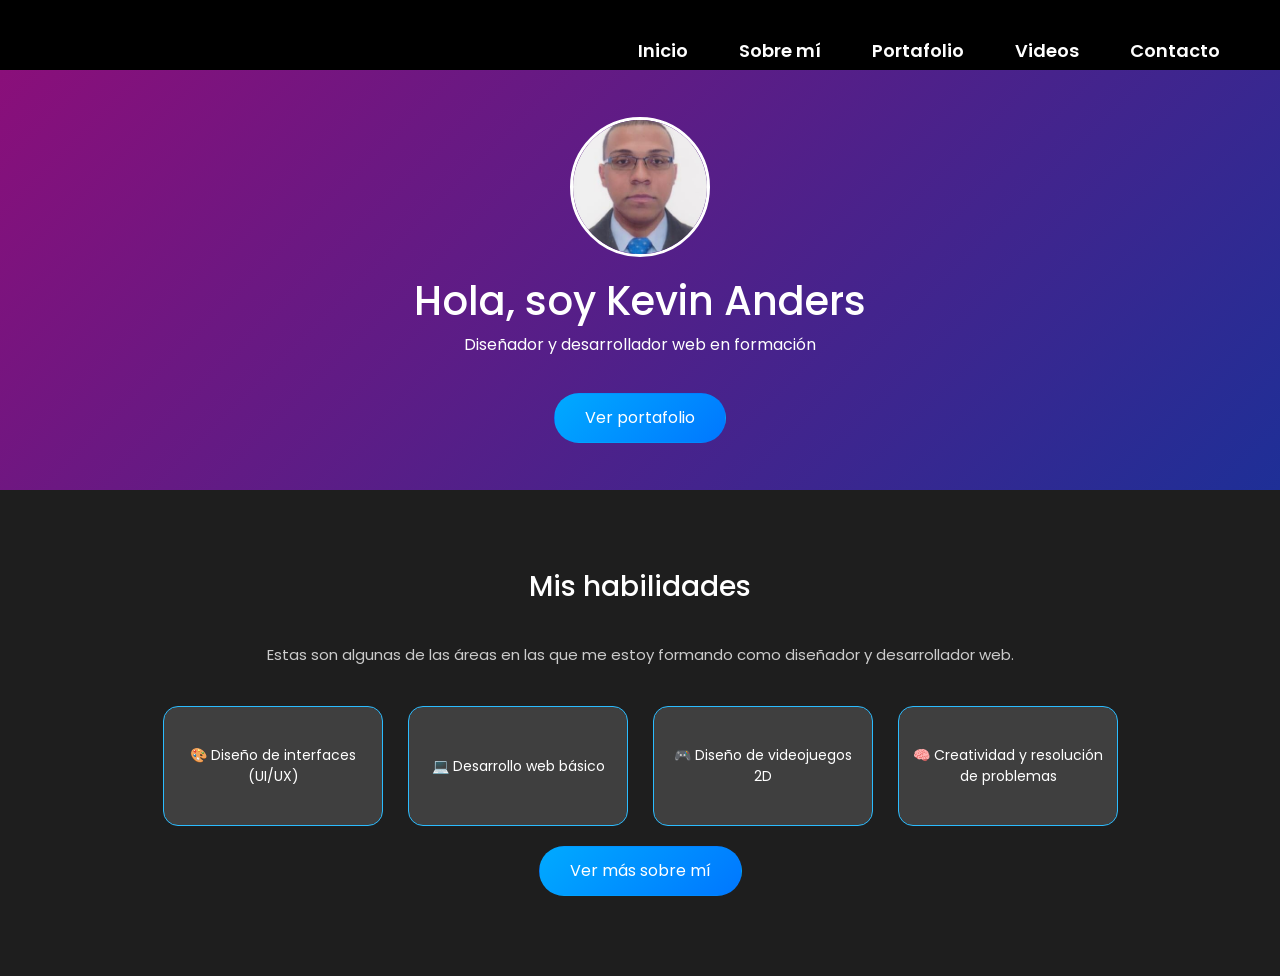
<file: index.html>
<!DOCTYPE html>
<html lang="es">
<head>
  <meta charset="UTF-8">
  <meta name="viewport" content="width=device-width, initial-scale=1.0">
    <title>Portafolio</title>
     <link href="css/bootstrap.min.css" rel="stylesheet">
    <link rel="stylesheet" href="css/estilos.css">
    <link rel="stylesheet" href="https://cdn.jsdelivr.net/npm/bootstrap-icons@1.13.1/font/bootstrap-icons.min.css">
    <link rel="stylesheet" href="https://cdnjs.cloudflare.com/ajax/libs/font-awesome/6.5.1/css/all.min.css">
    <link href="https://fonts.googleapis.com/css2?family=Poppins:wght@300;400;600;700&display=swap" rel="stylesheet">
  </head>

<body>

<!-- NAVBAR -->
<nav class="navbar navbar-expand-lg navbar-dark fixed-top custom-navbar">
  <div class="container">
    <button class="navbar-toggler" type="button" data-bs-toggle="collapse" data-bs-target="#menu">
      <span class="navbar-toggler-icon"></span>
    </button>

    <div class="collapse navbar-collapse" id="menu">
      <ul class="navbar-nav ms-auto">
        <li class="nav-item"><a class="nav-link" href="index.html">Inicio</a></li>
        <li class="nav-item"><a class="nav-link" href="sobre mi.html">Sobre mí</a></li>
        <li class="nav-item"><a class="nav-link" href="portafolio.html">Portafolio</a></li>
        <li class="nav-item"><a class="nav-link" href="videos.html">Videos</a></li>
        <li class="nav-item"><a class="nav-link" href="contacto.html">Contacto</a></li>
      </ul>
    </div>
  </div>
</nav>

<!-- HERO -->
<section class="hero">
  <div class="hero-content">

    <img src="img/perfil.png" alt="Foto perfil" class="hero-img">

    <h1>Hola, soy Kevin Anders</h1>
    <p>Diseñador y desarrollador web en formación</p>

    <div class="hero-buttons">
      <a href="portafolio.html" class="btn">Ver portafolio</a>
    </div>

  </div>
</section>

<!-- HABILIDADES -->
<section class="habilidades">
  <div class="container">

    <h2 class="titulo-seccion">Mis habilidades</h2>
    <p class="subtitulo">
      Estas son algunas de las áreas en las que me estoy formando como diseñador y desarrollador web.
    </p>

    <div class="cards">

      <div class="card-mini">
        🎨 Diseño de interfaces (UI/UX)
      </div>

      <div class="card-mini">
        💻 Desarrollo web básico
      </div>

      <div class="card-mini">
        🎮 Diseño de videojuegos 2D
      </div>

      <div class="card-mini">
        🧠 Creatividad y resolución de problemas
      </div>

    </div>

    <div style="text-align:center;">
      <a href="sobre mi.html" class="btn">Ver más sobre mí</a>
    </div>

  </div>
</section>



<script src="js/bootstrap.min.js"></script>
</body>
</html>
</file>
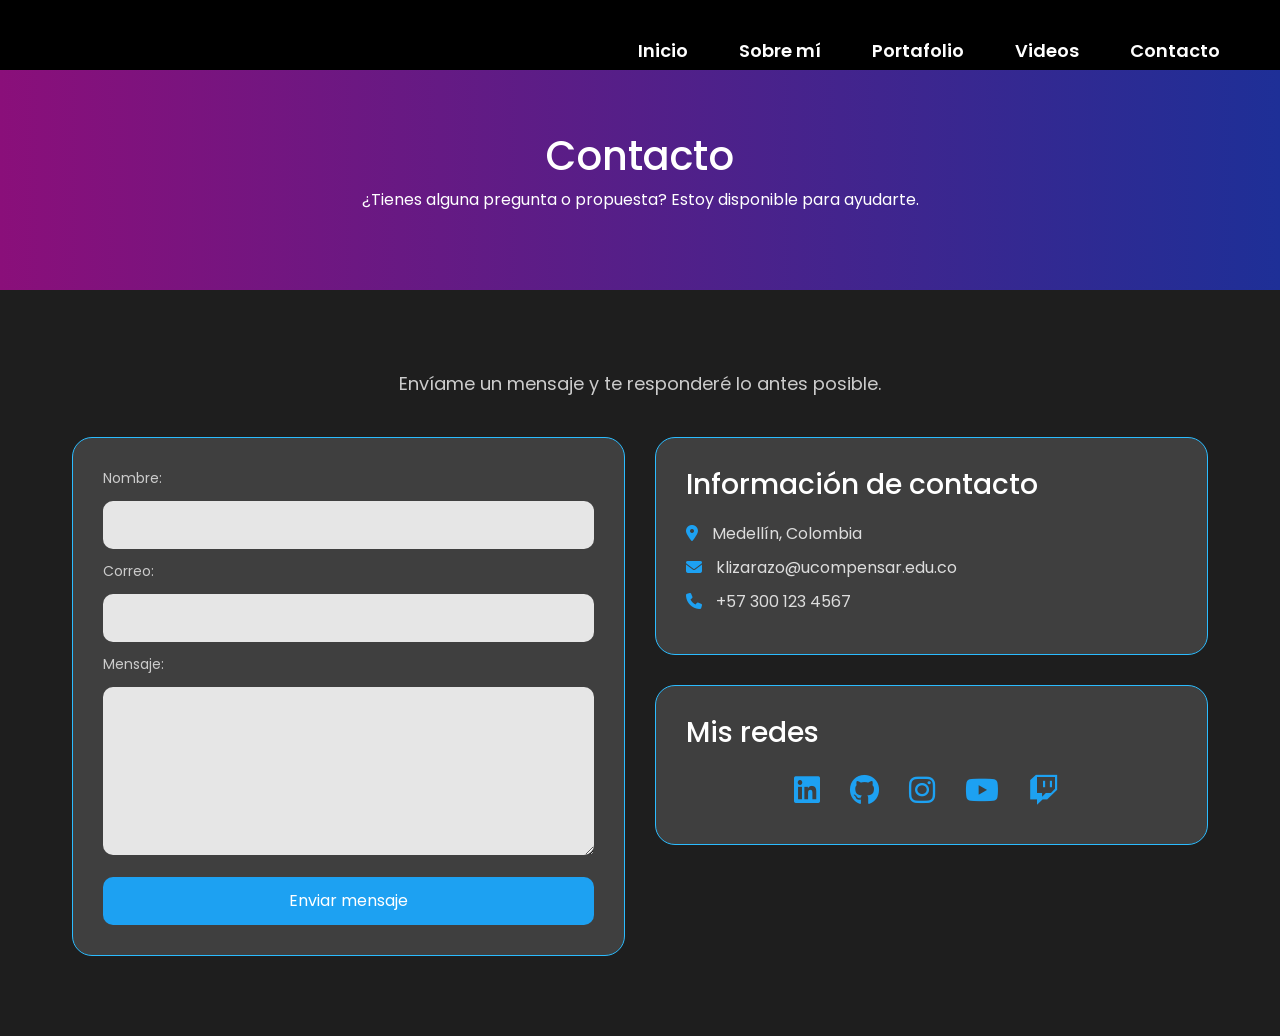
<file: contacto.html>
<!DOCTYPE html>
<html lang="es">
<head>
  <meta charset="UTF-8">
  <meta name="viewport" content="width=device-width, initial-scale=1.0">
    <title>Portafolio</title>
     <link href="css/bootstrap.min.css" rel="stylesheet">
    <link rel="stylesheet" href="css/estilos.css">
    <link rel="stylesheet" href="https://cdn.jsdelivr.net/npm/bootstrap-icons@1.13.1/font/bootstrap-icons.min.css">
    <link rel="stylesheet" href="https://cdnjs.cloudflare.com/ajax/libs/font-awesome/6.5.1/css/all.min.css">
    <link href="https://fonts.googleapis.com/css2?family=Poppins:wght@300;400;600;700&display=swap" rel="stylesheet">
  </head>

<body>

<!-- NAVBAR -->
<nav class="navbar navbar-expand-lg navbar-dark fixed-top custom-navbar">
  <div class="container">
    <button class="navbar-toggler" type="button" data-bs-toggle="collapse" data-bs-target="#menu">
      <span class="navbar-toggler-icon"></span>
    </button>

    <div class="collapse navbar-collapse" id="menu">
      <ul class="navbar-nav ms-auto">
        <li class="nav-item"><a class="nav-link" href="index.html">Inicio</a></li>
        <li class="nav-item"><a class="nav-link" href="sobre mi.html">Sobre mí</a></li>
        <li class="nav-item"><a class="nav-link" href="portafolio.html">Portafolio</a></li>
        <li class="nav-item"><a class="nav-link" href="videos.html">Videos</a></li>
        <li class="nav-item"><a class="nav-link" href="contacto.html">Contacto</a></li>
      </ul>
    </div>
  </div>
</nav>

<!-- HERO -->
<section class="hero-sobre-mi">
    <div class="hero-content">
        <h1>Contacto</h1>
        <p>¿Tienes alguna pregunta o propuesta? Estoy disponible para ayudarte.</p>
    </div>
</section>

<!-- SESION CONTACTO -->
<section class="contacto">
  <div class="container">

    <p class="contacto-texto">
      Envíame un mensaje y te responderé lo antes posible.
    </p>

    <div class="contacto-grid">

      <!-- FORMULARIO -->
      <div class="contacto-card">
        <form class="contacto-form">
          
          <label>Nombre:</label>
          <input type="text" required>

          <label>Correo:</label>
          <input type="email" required>

          <label>Mensaje:</label>
          <textarea rows="6" required></textarea>

          <button type="submit">Enviar mensaje</button>

        </form>
      </div>

      <!-- LADO DERECHO -->
      <div class="contacto-right">

        <!-- INFO -->
        <div class="contacto-card">
          <h3>Información de contacto</h3>

          <p><i class="fas fa-map-marker-alt"></i> Medellín, Colombia</p>
          <p><i class="fas fa-envelope"></i> klizarazo@ucompensar.edu.co</p>
          <p><i class="fas fa-phone"></i> +57 300 123 4567</p>
        </div>

        <!-- REDES -->
        <div class="contacto-card">
          <h3>Mis redes</h3>

          <div class="redes">
            <a href="https://co.linkedin.com/" target="_blank"><i class="fab fa-linkedin"></i></a>
            <a href="https://github.com/" target="_blank"><i class="fab fa-github"></i></a>
            <a href="https://www.instagram.com/?hl=es" target="_blank"><i class="fab fa-instagram"></i></a>
            <a href="https://www.youtube.com/" target="_blank"><i class="fab fa-youtube"></i></a>
            <a href="https://www.twitch.tv/" target="_blank"><i class="fab fa-twitch"></i></a>
          </div>

        </div>

      </div>

    </div>

  </div>
</section>

<script src="js/bootstrap.min.js"></script>
</body>
</html>
</file>
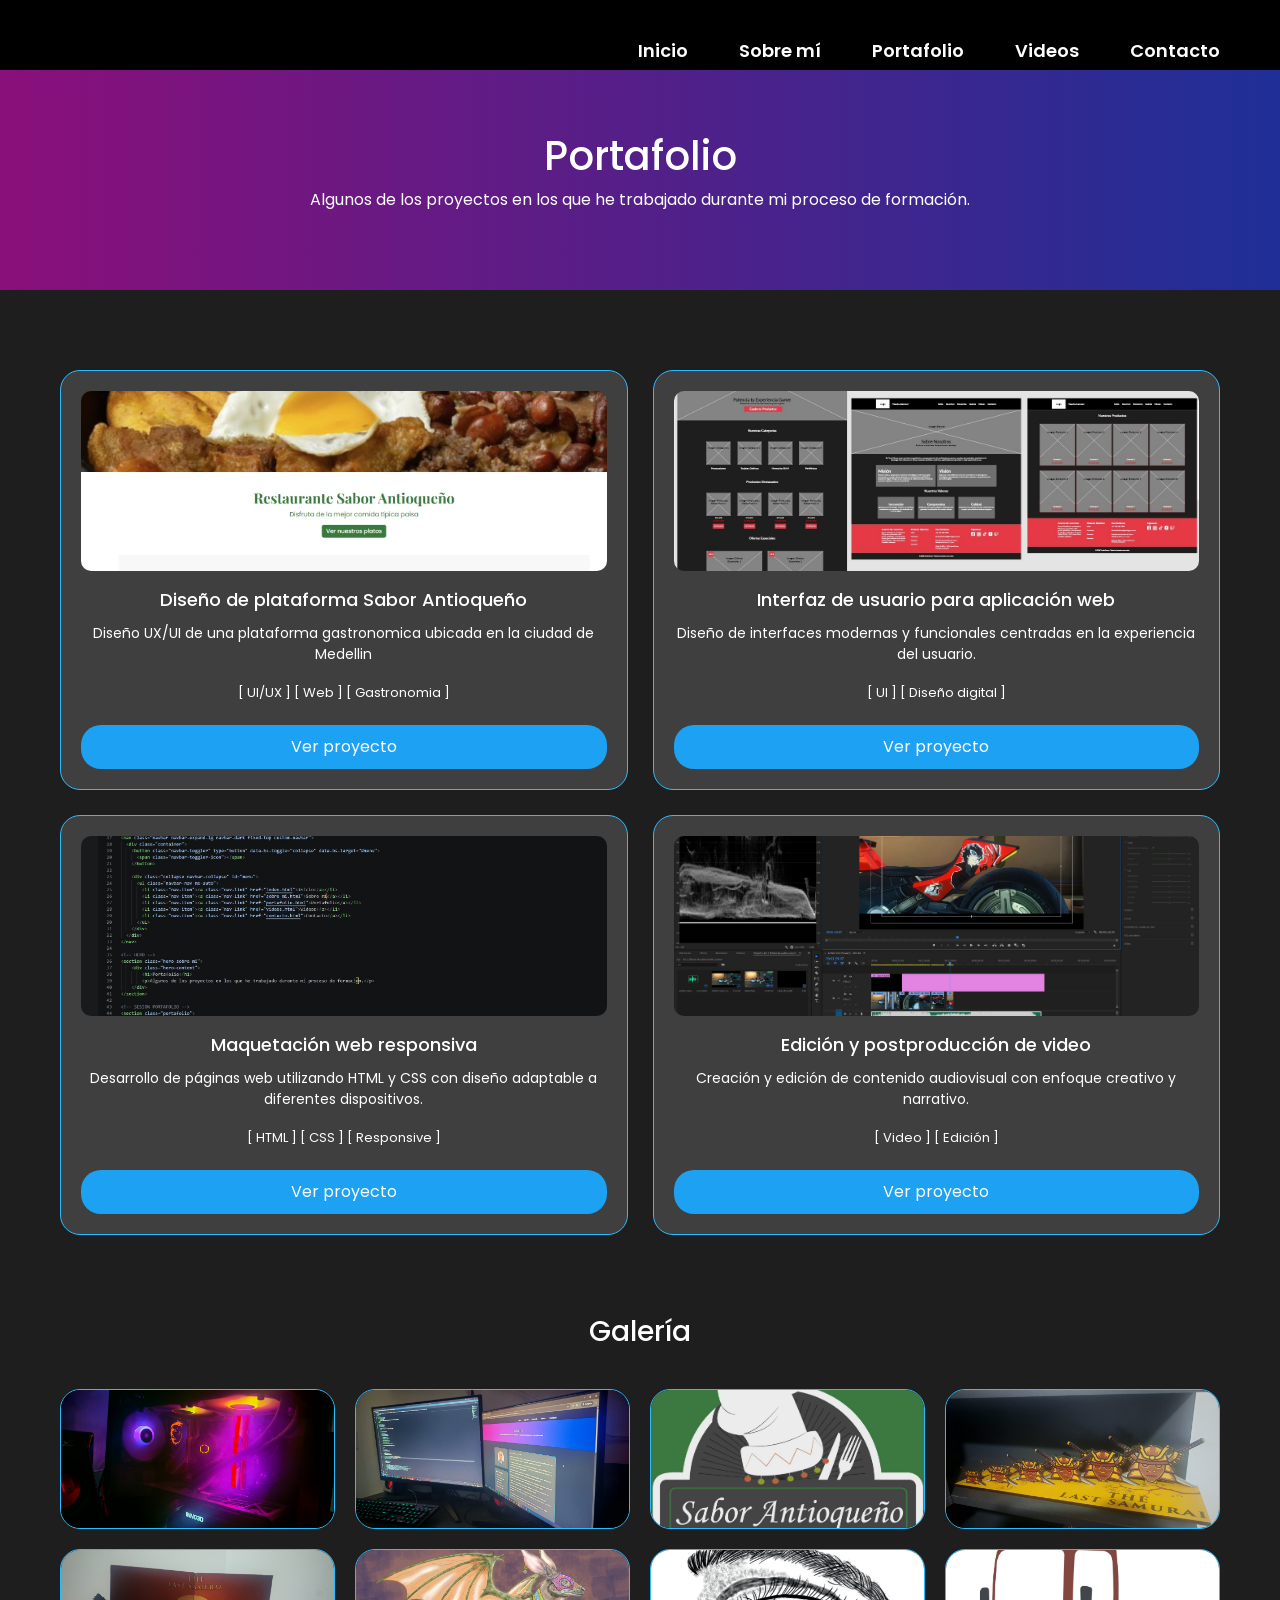
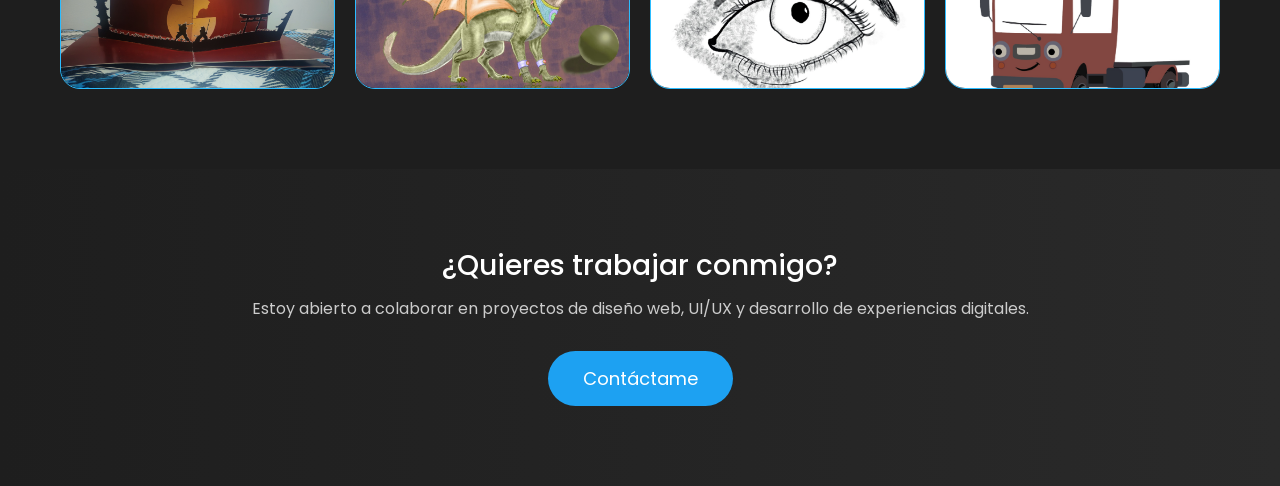
<file: portafolio.html>
<!DOCTYPE html>
<html lang="es">
<head>
  <meta charset="UTF-8">
  <meta name="viewport" content="width=device-width, initial-scale=1.0">
    <title>Portafolio</title>
     <link href="css/bootstrap.min.css" rel="stylesheet">
    <link rel="stylesheet" href="css/estilos.css">
    <link rel="stylesheet" href="https://cdn.jsdelivr.net/npm/bootstrap-icons@1.13.1/font/bootstrap-icons.min.css">
    <link rel="stylesheet" href="https://cdnjs.cloudflare.com/ajax/libs/font-awesome/6.5.1/css/all.min.css">
    <link href="https://fonts.googleapis.com/css2?family=Poppins:wght@300;400;600;700&display=swap" rel="stylesheet">
  </head>

<body>

<!-- NAVBAR -->
<nav class="navbar navbar-expand-lg navbar-dark fixed-top custom-navbar">
  <div class="container">
    <button class="navbar-toggler" type="button" data-bs-toggle="collapse" data-bs-target="#menu">
      <span class="navbar-toggler-icon"></span>
    </button>

    <div class="collapse navbar-collapse" id="menu">
      <ul class="navbar-nav ms-auto">
        <li class="nav-item"><a class="nav-link" href="index.html">Inicio</a></li>
        <li class="nav-item"><a class="nav-link" href="sobre mi.html">Sobre mí</a></li>
        <li class="nav-item"><a class="nav-link" href="portafolio.html">Portafolio</a></li>
        <li class="nav-item"><a class="nav-link" href="videos.html">Videos</a></li>
        <li class="nav-item"><a class="nav-link" href="contacto.html">Contacto</a></li>
      </ul>
    </div>
  </div>
</nav>

<!-- HERO -->
<section class="hero-sobre-mi">
    <div class="hero-content">
        <h1>Portafolio</h1>
        <p>Algunos de los proyectos en los que he trabajado durante mi proceso de formación.</p>
    </div>
</section>

<!-- SESION PORTAFOLIO -->
<section class="portafolio">

    <div class="grid-portafolio">

        <!-- CARD 1 -->
        <div class="card-proyecto">
            <div class="img-proyecto">
              <img src="img/proyecto1.jpg" alt="Proyecto">
            </div>
            <h3>Diseño de plataforma Sabor Antioqueño</h3>
            <p>Diseño UX/UI de una plataforma gastronomica ubicada en la ciudad de Medellin</p>
            <span class="etiquetas">[ UI/UX ] [ Web ] [ Gastronomia ]</span>
            <a href="#" class="btn-proyecto">Ver proyecto</a>
        </div>

        <!-- CARD 2 -->
        <div class="card-proyecto">
            <div class="img-proyecto">
              <img src="img/proyecto2.jpg" alt="Proyecto">
            </div>
            <h3>Interfaz de usuario para aplicación web</h3>
            <p>Diseño de interfaces modernas y funcionales centradas en la experiencia del usuario.</p>
            <span class="etiquetas">[ UI ] [ Diseño digital ]</span>
            <a href="#" class="btn-proyecto">Ver proyecto</a>
        </div>

        <!-- CARD 3 -->
        <div class="card-proyecto">
            <div class="img-proyecto">
              <img src="img/proyecto3.jpg" alt="Proyecto">
            </div>
            <h3>Maquetación web responsiva</h3>
            <p>Desarrollo de páginas web utilizando HTML y CSS con diseño adaptable a diferentes dispositivos.</p>
            <span class="etiquetas">[ HTML ] [ CSS ] [ Responsive ]</span>
            <a href="#" class="btn-proyecto">Ver proyecto</a>
        </div>

        <!-- CARD 4 -->
        <div class="card-proyecto">
            <div class="img-proyecto">
              <img src="img/proyecto4.jpg" alt="Proyecto">
            </div>
            <h3>Edición y postproducción de video</h3>
            <p>Creación y edición de contenido audiovisual con enfoque creativo y narrativo.</p>
            <span class="etiquetas">[ Video ] [ Edición ]</span>
            <a href="#" class="btn-proyecto">Ver proyecto</a>
        </div>

    </div>
</section>

<!-- GALERIA -->
<section class="galeria">
    <h2 class="titulo-seccion">Galería</h2>

    <div class="grid-galeria">

        <div class="card-galeria"><img src="img/galeria1.jpeg" alt=""></div>
        <div class="card-galeria"><img src="img/galeria2.jpeg" alt=""></div>
        <div class="card-galeria"><img src="img/galeria3.jpg" alt=""></div>
        <div class="card-galeria"><img src="img/galeria4.jpeg" alt=""></div>
        <div class="card-galeria"><img src="img/galeria5.jpeg" alt=""></div>
        <div class="card-galeria"><img src="img/galeria6.jpg" alt=""></div>
        <div class="card-galeria"><img src="img/galeria7.jpg" alt=""></div>
        <div class="card-galeria"><img src="img/galeria8.jpg" alt=""></div>

    </div>
</section>

<!-- BOTON FINAL -->
<section class="cta-contacto">
    <div class="cta-contenido">
        <h2>¿Quieres trabajar conmigo?</h2>
        <p>
            Estoy abierto a colaborar en proyectos de diseño web, UI/UX y desarrollo de experiencias digitales.
        </p>
        <a href="contacto.html" class="btn-cta">Contáctame</a>
    </div>
</section>


</body>

<script src="js/bootstrap.min.js"></script>
</body>
</html>
</file>
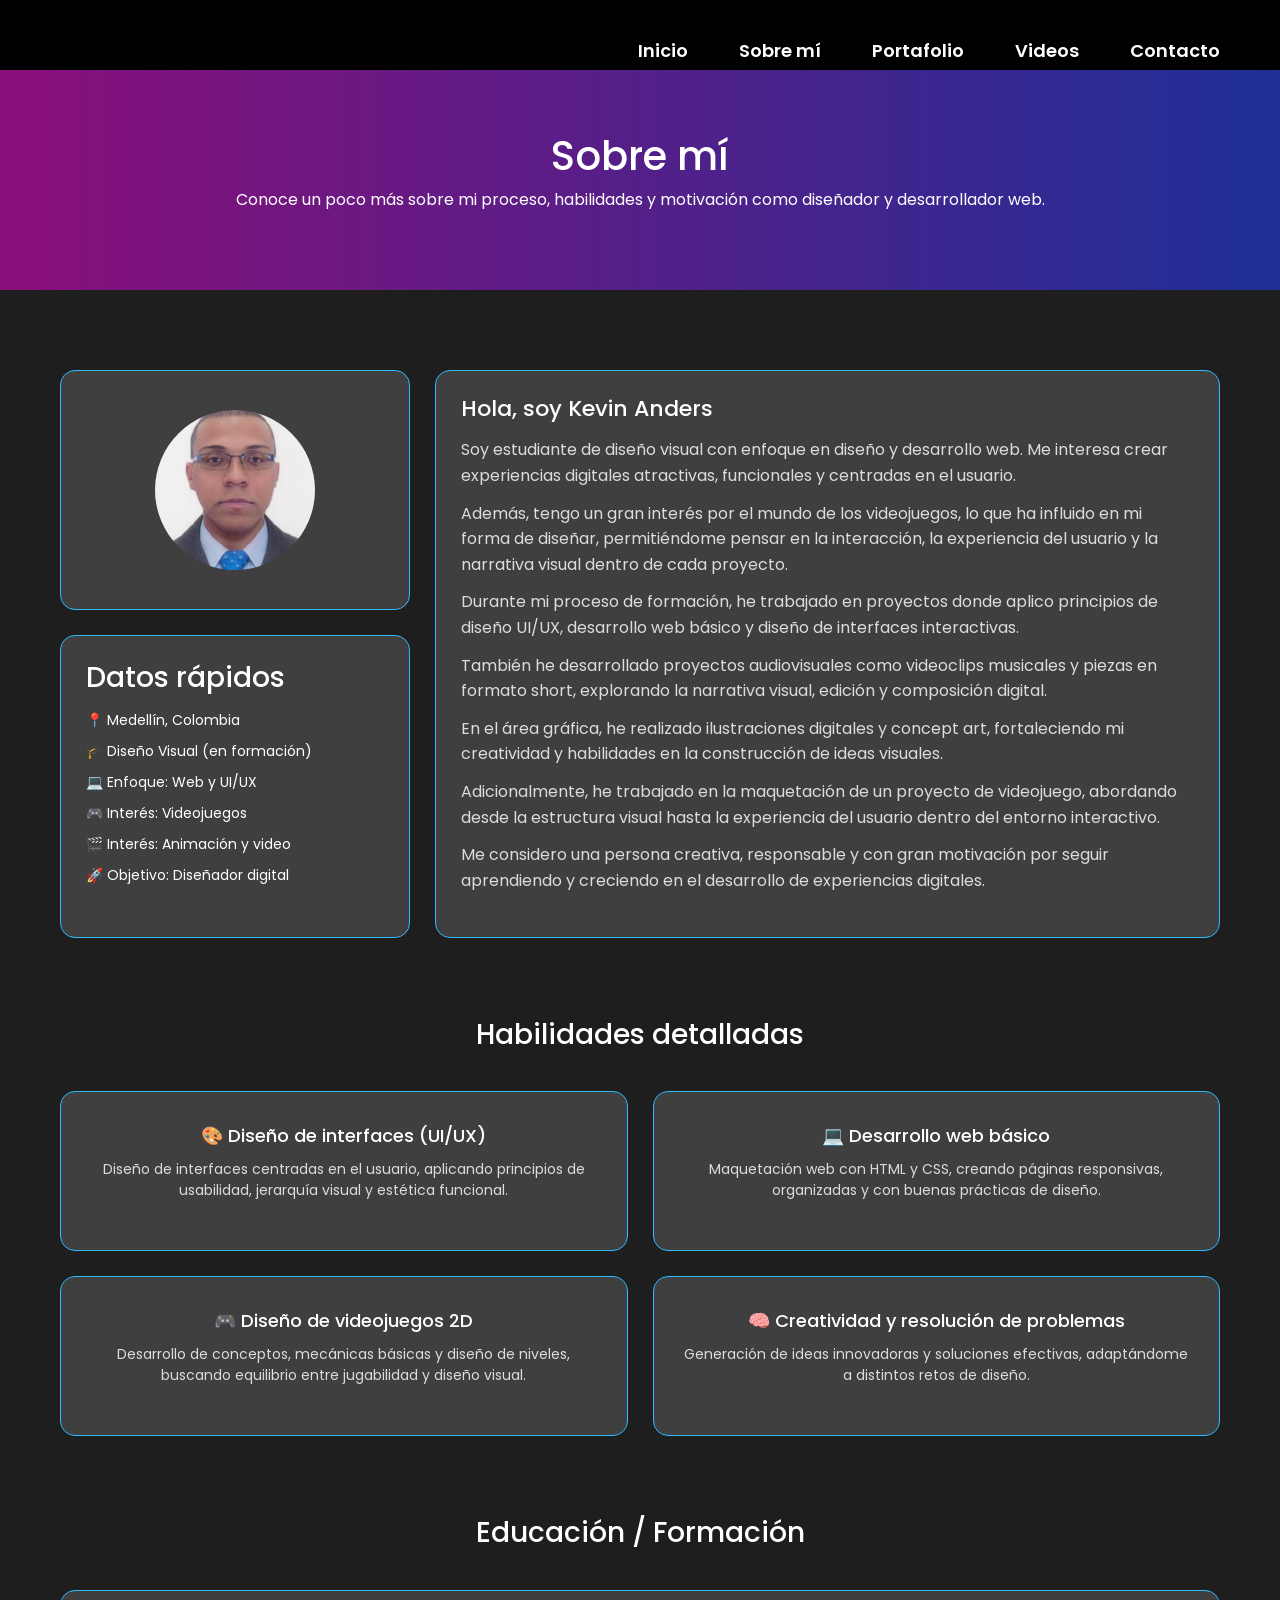
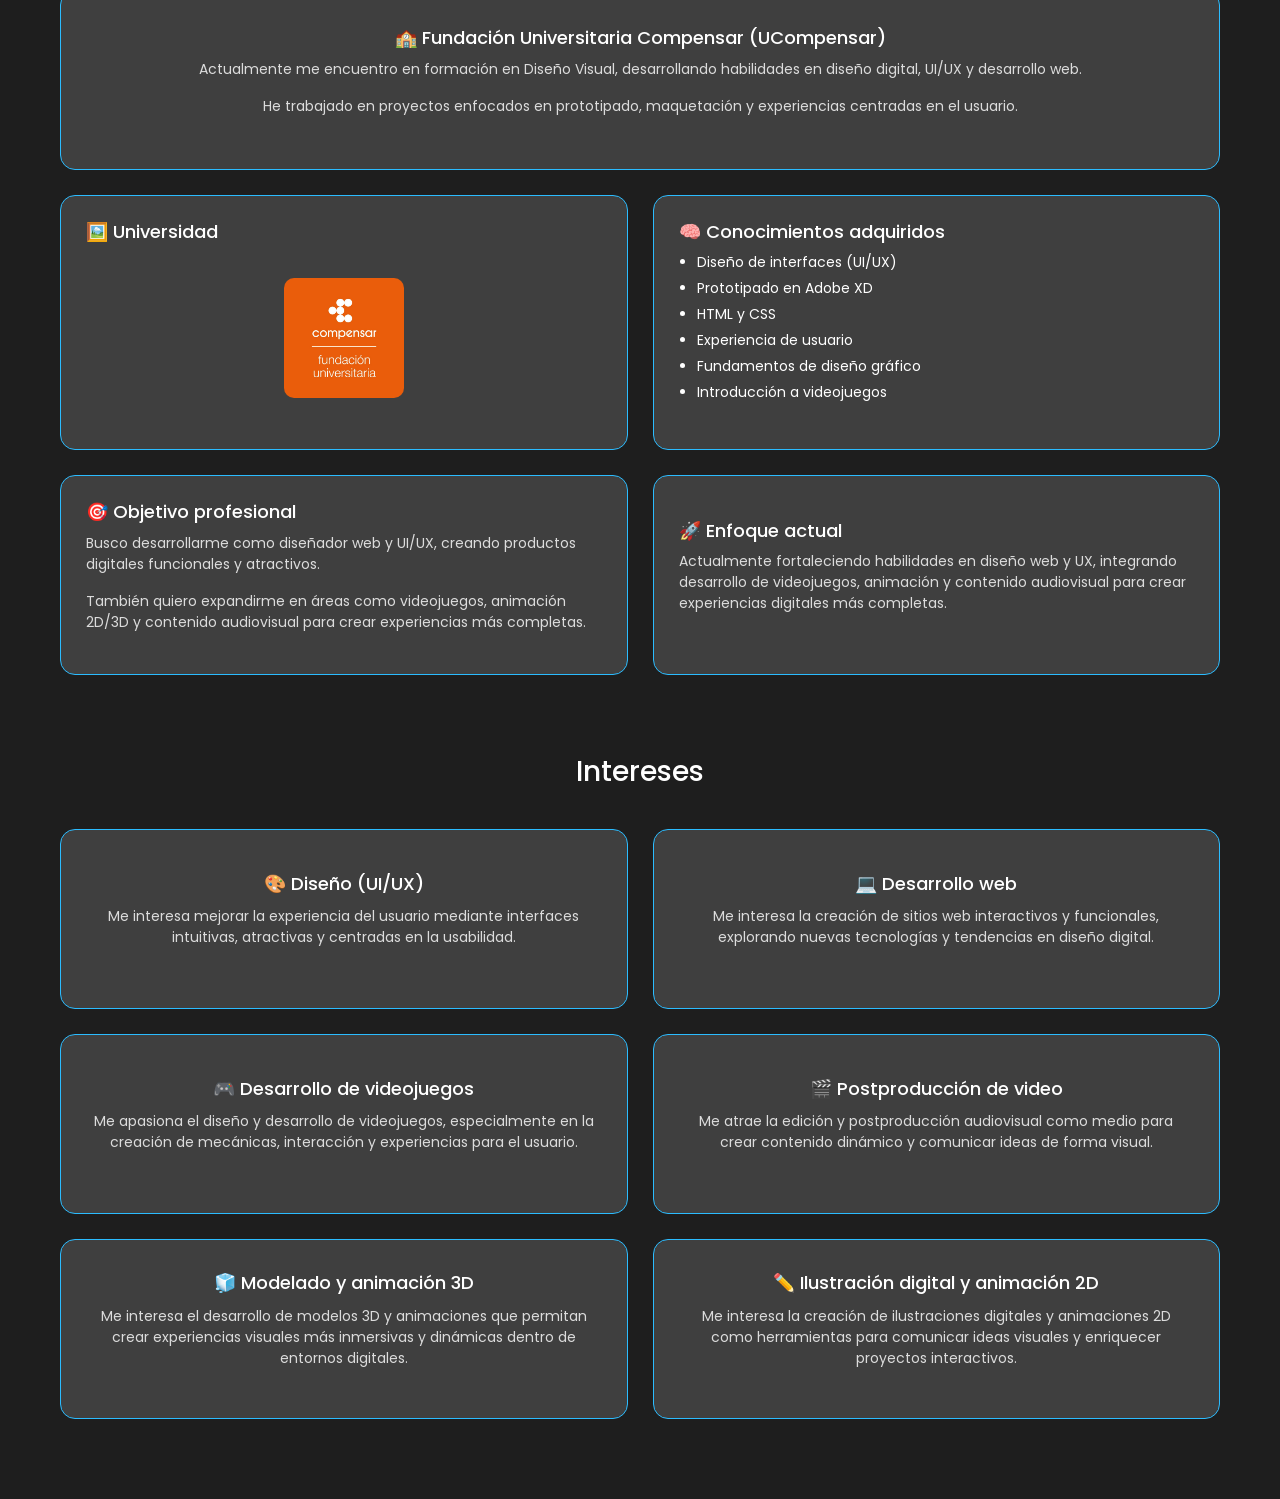
<file: sobre mi.html>
<!DOCTYPE html>
<html lang="es">
<head>
  <meta charset="UTF-8">
  <meta name="viewport" content="width=device-width, initial-scale=1.0">
    <title>Portafolio</title>
     <link href="css/bootstrap.min.css" rel="stylesheet">
    <link rel="stylesheet" href="css/estilos.css">
    <link rel="stylesheet" href="https://cdn.jsdelivr.net/npm/bootstrap-icons@1.13.1/font/bootstrap-icons.min.css">
    <link rel="stylesheet" href="https://cdnjs.cloudflare.com/ajax/libs/font-awesome/6.5.1/css/all.min.css">
    <link href="https://fonts.googleapis.com/css2?family=Poppins:wght@300;400;600;700&display=swap" rel="stylesheet">
  </head>

<body>

<!-- NAVBAR -->
<nav class="navbar navbar-expand-lg navbar-dark fixed-top custom-navbar">
  <div class="container">
    <button class="navbar-toggler" type="button" data-bs-toggle="collapse" data-bs-target="#menu">
      <span class="navbar-toggler-icon"></span>
    </button>

    <div class="collapse navbar-collapse" id="menu">
      <ul class="navbar-nav ms-auto">
        <li class="nav-item"><a class="nav-link" href="index.html">Inicio</a></li>
        <li class="nav-item"><a class="nav-link" href="sobre mi.html">Sobre mí</a></li>
        <li class="nav-item"><a class="nav-link" href="portafolio.html">Portafolio</a></li>
        <li class="nav-item"><a class="nav-link" href="videos.html">Videos</a></li>
        <li class="nav-item"><a class="nav-link" href="contacto.html">Contacto</a></li>
      </ul>
    </div>
  </div>
</nav>

<!-- HERO -->
<section class="hero-sobre-mi">
    <div class="hero-content">
        <h1>Sobre mí</h1>
        <p>Conoce un poco más sobre mi proceso, habilidades y motivación como diseñador y desarrollador web.</p>
    </div>
</section>

<!-- CONTENIDO -->
<section class="sobre-mi">

    <div class="sobre-grid">

        <!-- FOTO -->
        <div class="card foto-card">
            <img src="img/perfil.png" alt="Kevin Anders">
        </div>

        <!-- TEXTO GRANDE -->
        <div class="card texto-card">
            <h3>Hola, soy Kevin Anders</h3>
                <p>
                Soy estudiante de diseño visual con enfoque en diseño y desarrollo web. Me interesa crear experiencias digitales atractivas, funcionales y centradas en el usuario.
                </p>

                <p>
                Además, tengo un gran interés por el mundo de los videojuegos, lo que ha influido en mi forma de diseñar, permitiéndome pensar en la interacción, la experiencia del usuario y la narrativa visual dentro de cada proyecto.
                </p>

                <p>
                Durante mi proceso de formación, he trabajado en proyectos donde aplico principios de diseño UI/UX, desarrollo web básico y diseño de interfaces interactivas.
                </p>

                <p>
                También he desarrollado proyectos audiovisuales como videoclips musicales y piezas en formato short, explorando la narrativa visual, edición y composición digital.
                </p>

                <p>
                En el área gráfica, he realizado ilustraciones digitales y concept art, fortaleciendo mi creatividad y habilidades en la construcción de ideas visuales.
                </p>

                <p>
                Adicionalmente, he trabajado en la maquetación de un proyecto de videojuego, abordando desde la estructura visual hasta la experiencia del usuario dentro del entorno interactivo.
                </p>

                <p>
                Me considero una persona creativa, responsable y con gran motivación por seguir aprendiendo y creciendo en el desarrollo de experiencias digitales.
                </p>
        </div>

        <!-- DATOS -->
        <div class="card datos-card">
            <h3>Datos rápidos</h3>
            <ul>
                <li>📍 Medellín, Colombia</li>
                <li>🎓 Diseño Visual (en formación)</li>
                <li>💻 Enfoque: Web y UI/UX</li>
                <li>🎮 Interés: Videojuegos</li>
                <li>🎬 Interés: Animación y video</li>
                <li>🚀 Objetivo: Diseñador digital</li>
            </ul>
        </div>

    </div>
</section>

<!-- HABILIDADES DETALLADAS -->

<section class="habilidades">
    <h2 class="titulo-seccion">Habilidades detalladas</h2>

    <div class="habilidades-grid">

        <div class="card habilidad">
            <h3>🎨 Diseño de interfaces (UI/UX)</h3>
            <p>
                Diseño de interfaces centradas en el usuario, aplicando principios de usabilidad,
                jerarquía visual y estética funcional.
            </p>
        </div>

        <div class="card habilidad">
            <h3>💻 Desarrollo web básico</h3>
            <p>
                Maquetación web con HTML y CSS, creando páginas responsivas, organizadas y con buenas
                prácticas de diseño.
            </p>
        </div>

        <div class="card habilidad">
            <h3>🎮 Diseño de videojuegos 2D</h3>
            <p>
                Desarrollo de conceptos, mecánicas básicas y diseño de niveles, buscando equilibrio entre
                jugabilidad y diseño visual.
            </p>
        </div>

        <div class="card habilidad">
            <h3>🧠 Creatividad y resolución de problemas</h3>
            <p>
                Generación de ideas innovadoras y soluciones efectivas, adaptándome a distintos retos de diseño.
            </p>
        </div>

    </div>
</section>

<!-- EDUCACION -->
<section class="educacion">
    <h2 class="titulo-seccion">Educación / Formación</h2>

    <div class="educacion-grid">

        <!-- CARD 1 (GRANDE) -->
        <div class="card educacion-main">
            <h3>🏫 Fundación Universitaria Compensar (UCompensar)</h3>
            <p>
                Actualmente me encuentro en formación en Diseño Visual, desarrollando habilidades en diseño digital, UI/UX y desarrollo web.
            </p>
            <p>
                He trabajado en proyectos enfocados en prototipado, maquetación y experiencias centradas en el usuario.
            </p>
        </div>

        <!-- CARD 2 -->
        <div class="card">
            <h3>🖼️ Universidad</h3>
            <div class="logo-u">
                <img src="img/ucompensar.jpg" alt="Universidad">
            </div>
        </div>

        <!-- CARD 3 -->
        <div class="card">
            <h3>🧠 Conocimientos adquiridos</h3>
            <ul>
                <li>Diseño de interfaces (UI/UX)</li>
                <li>Prototipado en Adobe XD</li>
                <li>HTML y CSS</li>
                <li>Experiencia de usuario</li>
                <li>Fundamentos de diseño gráfico</li>
                <li>Introducción a videojuegos</li>
            </ul>
        </div>

        <!-- CARD 4 -->
        <div class="card">
            <h3>🎯 Objetivo profesional</h3>
            <p>
                Busco desarrollarme como diseñador web y UI/UX, creando productos digitales funcionales y atractivos.
            </p>
            <p>
                También quiero expandirme en áreas como videojuegos, animación 2D/3D y contenido audiovisual para crear experiencias más completas.
            </p>
        </div>

        <!-- CARD 5 -->
        <div class="card">
            <h3>🚀 Enfoque actual</h3>
            <p>
                Actualmente fortaleciendo habilidades en 
                diseño web y UX, integrando desarrollo de 
                videojuegos, animación y contenido 
                audiovisual para crear experiencias digitales 
                más completas.
            </p>
        </div>

    </div>
</section>

<!-- INTERESES -->
<section class="intereses">
    <h2 class="titulo-seccion">Intereses</h2>

    <div class="intereses-grid">

        <div class="card interes">
            <h3>🎨 Diseño (UI/UX)</h3>
            <p>
                Me interesa mejorar la experiencia del usuario mediante interfaces intuitivas,
                atractivas y centradas en la usabilidad.
            </p>
        </div>

        <div class="card interes">
            <h3>💻 Desarrollo web</h3>
            <p>
                Me interesa la creación de sitios web interactivos y funcionales,
                explorando nuevas tecnologías y tendencias en diseño digital.
            </p>
        </div>

        <div class="card interes">
            <h3>🎮 Desarrollo de videojuegos</h3>
            <p>
                Me apasiona el diseño y desarrollo de videojuegos, especialmente en la creación
                de mecánicas, interacción y experiencias para el usuario.
            </p>
        </div>

        <div class="card interes">
            <h3>🎬 Postproducción de video</h3>
            <p>
                Me atrae la edición y postproducción audiovisual como medio para crear contenido dinámico y comunicar ideas de forma visual.
            </p>
        </div>

        <div class="card interes">
            <h3>🧊 Modelado y animación 3D</h3>
            <p>
                Me interesa el desarrollo de modelos 3D y animaciones que permitan crear experiencias visuales más inmersivas y dinámicas dentro de entornos digitales.
            </p>
        </div>

        <div class="card interes">
            <h3>✏️ Ilustración digital y animación 2D</h3>
            <p>
                Me interesa la creación de ilustraciones digitales y animaciones 2D como herramientas para comunicar ideas visuales y enriquecer proyectos interactivos.
            </p>
        </div>

    </div>
</section>

</body>

<script src="js/bootstrap.min.js"></script>
</body>
</html>
</file>
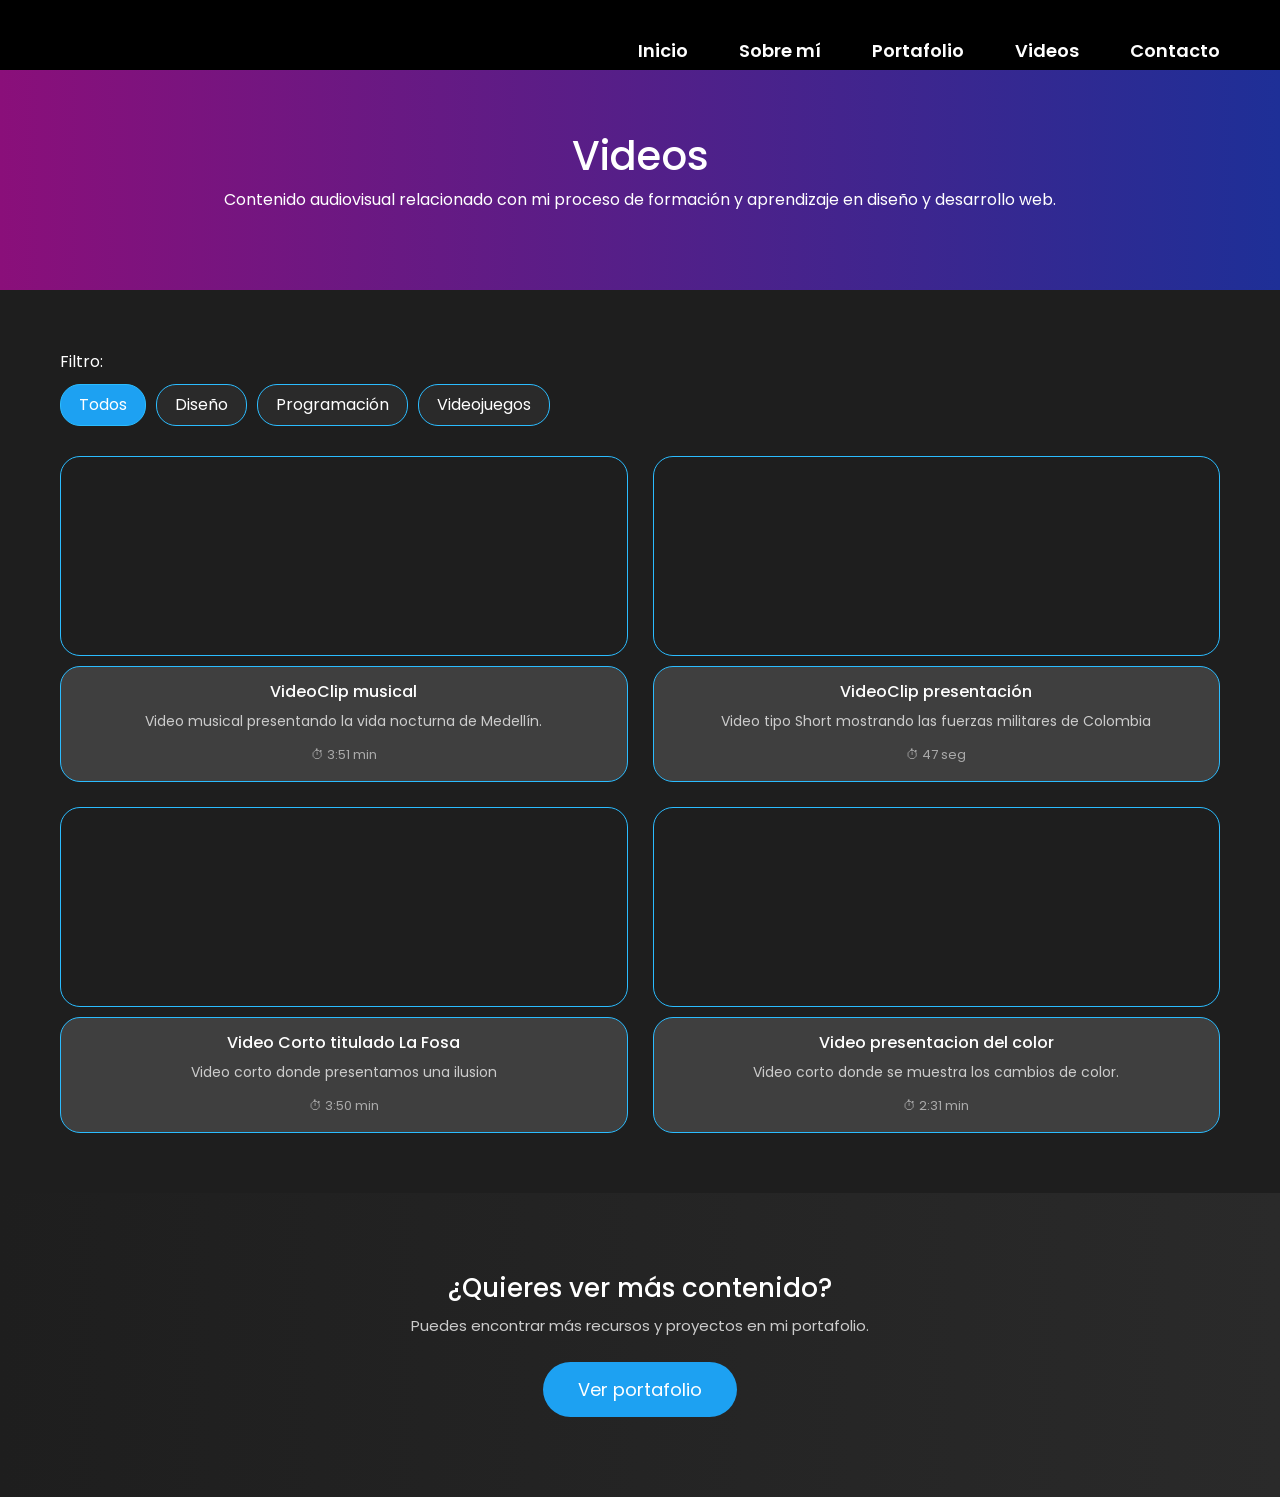
<file: videos.html>
<!DOCTYPE html>
<html lang="es">
<head>
  <meta charset="UTF-8">
  <meta name="viewport" content="width=device-width, initial-scale=1.0">
    <title>Portafolio</title>
     <link href="css/bootstrap.min.css" rel="stylesheet">
    <link rel="stylesheet" href="css/estilos.css">
    <link rel="stylesheet" href="https://cdn.jsdelivr.net/npm/bootstrap-icons@1.13.1/font/bootstrap-icons.min.css">
    <link rel="stylesheet" href="https://cdnjs.cloudflare.com/ajax/libs/font-awesome/6.5.1/css/all.min.css">
    <link href="https://fonts.googleapis.com/css2?family=Poppins:wght@300;400;600;700&display=swap" rel="stylesheet">
  </head>

<body>

<!-- NAVBAR -->
<nav class="navbar navbar-expand-lg navbar-dark fixed-top custom-navbar">
  <div class="container">
    <button class="navbar-toggler" type="button" data-bs-toggle="collapse" data-bs-target="#menu">
      <span class="navbar-toggler-icon"></span>
    </button>

    <div class="collapse navbar-collapse" id="menu">
      <ul class="navbar-nav ms-auto">
        <li class="nav-item"><a class="nav-link" href="index.html">Inicio</a></li>
        <li class="nav-item"><a class="nav-link" href="sobre mi.html">Sobre mí</a></li>
        <li class="nav-item"><a class="nav-link" href="portafolio.html">Portafolio</a></li>
        <li class="nav-item"><a class="nav-link" href="videos.html">Videos</a></li>
        <li class="nav-item"><a class="nav-link" href="contacto.html">Contacto</a></li>
      </ul>
    </div>
  </div>
</nav>

<!-- HERO -->
<section class="hero-sobre-mi">
    <div class="hero-content">
        <h1>Videos</h1>
        <p>Contenido audiovisual relacionado con mi proceso de formación y aprendizaje en diseño y desarrollo web.</p>
    </div>
</section>

<!-- FILTRO -->
    <section class="videos">
    <div class="videos-container">
        <!-- FILTRO -->
        <div class="filtro">
            <span>Filtro:</span>
            <div class="filtro-botones">
                <button class="activo">Todos</button>
                <button>Diseño</button>
                <button>Programación</button>
                <button>Videojuegos</button>
            </div>
        </div>

        <!-- GRID VIDEOS -->
    <div class="grid-videos">

        <!-- VIDEO 1 -->
        <div class="video-item">
            <div class="video">
                <iframe src="https://www.youtube.com/watch?v=MLZc3wecsnE" allowfullscreen></iframe>
            </div>
            <div class="card-video">
                <h3>VideoClip musical</h3>
                <p>Video musical presentando la vida nocturna de Medellín.</p>
                <span>⏱ 3:51 min</span>
            </div>
        </div>

        <!-- VIDEO 2 -->
        <div class="video-item">
            <div class="video">
                <iframe src="https://www.youtube.com/shorts/4t5MZXWYMiM" allowfullscreen></iframe>
            </div>
            <div class="card-video">
                <h3>VideoClip presentación</h3>
                <p>Video tipo Short mostrando las fuerzas militares de Colombia</p>
                <span>⏱ 47 seg</span>
            </div>
        </div>

        <!-- VIDEO 3 -->
        <div class="video-item">
            <div class="video">
                <iframe src="https://www.youtube.com/watch?v=qG0HjUn9U6Q" allowfullscreen></iframe>
            </div>
            <div class="card-video">
                <h3>Video Corto titulado La Fosa</h3>
                <p>Video corto donde presentamos una ilusion</p>
                <span>⏱ 3:50 min</span>
            </div>
        </div>

        <!-- VIDEO 4 -->
        <div class="video-item">
            <div class="video">
                <iframe src="https://www.youtube.com/watch?v=hQcceplqa88" allowfullscreen></iframe>
            </div>
            <div class="card-video">
                <h3>Video presentacion del color</h3>
                <p>Video corto donde se muestra los cambios de color.</p>
                <span>⏱ 2:31 min</span>
            </div>
        </div>
    </div>
</section>

<!-- BOTON A PORTAFOLIO -->
<section class="cta-videos">
    <div class="container">

        <h2>¿Quieres ver más contenido?</h2>
        <p>Puedes encontrar más recursos y proyectos en mi portafolio.</p>

        <a href="portafolio.html" class="btn-cta">Ver portafolio</a>

    </div>
</section>

</body>
<script src="js/bootstrap.min.js"></script>
</body>
</html>
</file>
<file: css/estilos.css>
/* RESET */
* {
    margin: 0;
    padding: 0;
    box-sizing: border-box;
}

body {
    background: #1e1e1e;
    color: white;
    font-family: 'Poppins', sans-serif;
}

/* == NAVBAR == */
.navbar {
    background: black;
    height: 70px;
    display: flex;
    align-items: center;
}

.navbar-container {
    width: 100%;
    padding: 0 450px;
    display: flex;
    justify-content: flex-end;
}

.navbar ul {
    display: flex;
    gap: 35px;
    list-style: none;
     align-items: center;
}

.navbar ul li a {
    color: white;
    text-decoration: none;
    font-size: 18px;
    font-weight: 600;
    line-height: 70px;
}

.navbar ul li a:hover {
    color: #00aaff;
}

/* == HERO == */
.hero {
    width: 100%;
    height: 420px;
    margin-top: 70px;

    background: linear-gradient(135deg, #8a0f7a, #1e2f97);

    display: flex;
    justify-content: center;
    align-items: center;
}

.hero-content {
    display: flex;
    flex-direction: column;
    align-items: center;
    text-align: center;
}

.hero-sobre-mi {
    width: 100%;
    height: 220px;

    background: linear-gradient(90deg, #8a0f7a, #1e2f97);

    display: flex;
    justify-content: center;
    align-items: center;

    text-align: center;

    padding: 0;
}

.hero-sobre-mi {
    margin-top: 70px; /* altura del navbar */
}

/* FOTO HERO */
.hero img {
    width: 140px;
    height: 140px;
    border-radius: 50%;
    object-fit: cover;
    border: 3px solid white;
    margin-bottom: 20px;
}

.habilidades {
    text-align: center;
    padding: 60px 20px;
}

/* CONTENEDOR DE CARDS */
.cards {
    display: flex;
    justify-content: center;
    gap: 25px;
    margin-top: 30px;
    flex-wrap: wrap;
}

/* CARDS PEQUEÑAS INDEX */
.card-mini {
    width: 220px;
    height: 120px;

    display: flex;
    justify-content: center;
    align-items: center;
    text-align: center;

    background: #3f3f3f;
    border: 1px solid #2bbcff;
    border-radius: 15px;

    font-size: 14px;
    padding: 10px;

    transition: all 0.3s ease;

    will-change: transform;
    backface-visibility: hidden;
}

.card-mini:hover {
    transform: translateY(-8px);
    box-shadow: 0 10px 25px rgba(0, 170, 255, 0.2);
    border-color: #1da1f2;
}

/* == BOTONES == */
.btn {
    display: inline-block;
    padding: 10px 20px;
    background: #00aaff;
    color: white;
    border-radius: 20px;
    text-decoration: none;
}

/* == CARDS (GLOBAL) ==*/
.card {
    background: #3a3a3a;
    padding: 25px;
    border-radius: 15px;
    border: 2px solid #1e3cff;
    color: white;
}

/* == CARDS PEQUEÑAS INDEX == */

.btn {
    display: inline-block;
    padding: 12px 25px;
    background: #00aaff;
    color: white;
    border-radius: 25px;
    text-decoration: none;
    margin-top: 20px;
}

.btn {
    background: linear-gradient(135deg, #00aaff, #0077ff);
    padding: 12px 30px;
    border-radius: 25px;
    color: white;
    text-decoration: none;
    display: inline-block;
    transition: all 0.3s ease;
}

/* hover */
.btn:hover {
    transform: translateY(-3px); 
}

.card {
    background: #3a3a3a;
    border-radius: 15px;
    padding: 25px;
    border: 2px solid transparent;
    transition: all 0.3s ease;
}

/* hover */
.card:hover {
    transform: translateY(-8px) scale(1.03);
    border: 2px solid #00aaff;
    box-shadow: 0 10px 25px rgba(0, 170, 255, 0.2);
}

/* == SOBRE MI == */

/* CONTENEDOR */
.sobre-mi {
    max-width: 1200px;
    margin: 80px auto;
    padding: 0 20px;
}

/* GRID */
.sobre-grid {
    display: grid;
    grid-template-columns: 350px 1fr;
    gap: 25px;
}

/* CARDS BASE */
.sobre-mi .card {
    background: #3f3f3f;
    border-radius: 15px;
    padding: 25px;
    border: 1px solid #2bbcff;
    color: #fff;
}

/* FOTO */
.foto-card {
    height: 240px;

    display: flex;
    justify-content: center;
    align-items: center;
}

.foto-card img {
    width: 160px;
    height: 160px;
    border-radius: 50%;
    object-fit: cover;
}

/* TEXTO GRANDE */
.texto-card {
    grid-column: 2;
    grid-row: 1 / span 2;

    padding: 30px;
}

.texto-card h3 {
    margin-bottom: 15px;
    font-size: 22px;
}

.texto-card p {
    margin-bottom: 12px;
    line-height: 1.6;
    color: #dcdcdc;
}

/* DATOS */
.datos-card {
    height: 100%;
}

.datos-card h3 {
    margin-bottom: 15px;
}

.datos-card ul {
    list-style: none;
    padding: 0;
}

.datos-card li {
    margin-bottom: 10px;
    font-size: 14px;
}

/* HOVER */
.sobre-mi .card:hover {
    transform: translateY(-5px);
    box-shadow: 0 0 15px #2bbcff;
}

/* == HABILIDADES DETALLADAS == */

.habilidades {
    max-width: 1200px;
    margin: 80px auto;
    padding: 0 20px;
}

/* TÍTULO */
.titulo-seccion {
    text-align: center;
    font-size: 28px;
    margin-bottom: 40px;
}

/* GRID */
.habilidades-grid {
    display: grid;
    grid-template-columns: repeat(2, 1fr);
    gap: 25px;
}

/* CARDS */
.card.habilidad {
    background: #3f3f3f;
    border-radius: 15px;
    padding: 30px;
    border: 1px solid #2bbcff;
    color: #fff;

    /* CLAVE: MISMO TAMAÑO */
    min-height: 160px;

    display: flex;
    flex-direction: column;
    justify-content: center;

    transition: all 0.3s ease;
}

/* TÍTULO CARD */
.card.habilidad h3 {
    font-size: 18px;
    margin-bottom: 12px;
}

/* TEXTO */
.card.habilidad p {
    font-size: 14px;
    line-height: 1.5;
    color: #dcdcdc;
}

/* HOVER PRO */
.card.habilidad:hover {
    transform: translateY(-5px);
    box-shadow: 0 0 15px #2bbcff;
}

/* == EDUCACION == */
.educacion {
    max-width: 1200px;
    margin: 80px auto;
    padding: 0 20px;
}

/* GRID */
.educacion-grid {
    display: grid;
    grid-template-columns: repeat(2, 1fr);
    gap: 25px;
}

/* CARD GENERAL */
.educacion .card {
    background: #3f3f3f;
    border-radius: 15px;
    padding: 25px;
    border: 1px solid #2bbcff;
    color: #fff;

    min-height: 180px;

    display: flex;
    flex-direction: column;
    justify-content: center;

    transition: 0.3s ease;
}

/* CARD GRANDE */
.educacion-main {
    grid-column: span 2;
    text-align: center;
}

/* TÍTULOS */
.educacion .card h3 {
    margin-bottom: 10px;
    font-size: 18px;
}

/* TEXTO */
.educacion .card p {
    font-size: 14px;
    line-height: 1.5;
    color: #dcdcdc;
}

/* LISTA */
.educacion .card ul {
    padding-left: 18px;
}

.educacion .card li {
    margin-bottom: 5px;
    font-size: 14px;
}

/* LOGO */
.logo-u {
    display: flex;
    justify-content: center;
    align-items: center;
    height: 100%;
}

.logo-u img {
    width: 120px;
    border-radius: 10px;
}

/* HOVER */
.educacion .card:hover {
    transform: translateY(-5px);
    box-shadow: 0 0 15px #2bbcff;
}
/* == INTERESES == */

/* SECCIÓN */
.intereses {
    max-width: 1200px;
    margin: 80px auto;
    padding: 0 20px;
    text-align: center;
}

/* SUBTITULO */
.subtitulo {
    color: #ccc;
    margin-bottom: 40px;
    font-size: 15px;
}

/* GRID */
.intereses-grid {
    display: grid;
    grid-template-columns: repeat(2, 1fr);
    gap: 25px;
}

/* CARDS */
.card.interes {
    background: #3f3f3f;
    border-radius: 15px;
    padding: 30px;
    border: 1px solid #2bbcff;
    color: #fff;

    min-height: 180px;

    display: flex;
    flex-direction: column;
    justify-content: center;
    align-items: center;

    text-align: center;

    transition: 0.3s ease;
}

/* TITULOS */
.card.interes h3 {
    margin-bottom: 12px;
    font-size: 18px;
}

/* TEXTO */
.card.interes p {
    font-size: 14px;
    line-height: 1.5;
    color: #dcdcdc;
}

/* HOVER */
.card.interes:hover {
    transform: translateY(-5px);
    box-shadow: 0 0 15px #2bbcff;
}






/* == PAGINA PORTAFOLIO == */

/* CONTENEDOR */
.portafolio {
    max-width: 1200px;
    margin: 80px auto;
    padding: 0 20px;
}

.titulo-seccion {
    text-align: center;
    margin-bottom: 40px;
}

/* GRID */
.grid-portafolio {
    display: grid;
    grid-template-columns: repeat(2, 1fr);
    gap: 25px;
}

/* CARD */
.card-proyecto {
    background: #3f3f3f;
    border-radius: 20px;
    padding: 20px;
    text-align: center;

    border: 1px solid #2bbcff;

    display: flex;
    flex-direction: column;
    justify-content: space-between;

    min-height: 420px;

    transition: 0.3s;
}

/* EFECTO HOVER */
.card-proyecto:hover {
    transform: translateY(-8px);
    box-shadow: 0 0 20px #2bbcff;
}

/* IMAGEN RECTÁNGULO BLANCO */
.img-proyecto {
    width: 100%;
    height: 180px;
    overflow: hidden;
    border-radius: 10px;
    margin-bottom: 15px;
}

/* IMAGEN */
.img-proyecto img {
    width: 100%;
    height: 100%;
    object-fit: cover; /* 🔥 CLAVE */
    display: block;
}

/* TITULO */
.card-proyecto h3 {
    font-size: 18px;
    margin-bottom: 10px;
}

/* TEXTO */
.card-proyecto p {
    font-size: 14px;
    color: #fff;
    margin-bottom: 15px;
}

/* ETIQUETAS */
.etiquetas {
    font-size: 13px;
    color: #fff;
    margin-bottom: 20px;
}

/* BOTÓN */
.btn-proyecto {
    display: inline-block;
    padding: 10px 20px;
    background: #1da1f2;
    color: white;
    border-radius: 20px;
    text-decoration: none;
    transition: 0.3s;
}

/* HOVER BOTÓN */
.btn-proyecto:hover {
    background: #0d8ddb;
    transform: scale(1.05);
}

/* GALERIA */
/* CONTENEDOR */
.galeria {
    max-width: 1200px;
    margin: 80px auto;
    padding: 0 20px;
}

.titulo-seccion {
    text-align: center;
    margin-bottom: 40px;
}

/* GRID */
.grid-galeria {
    display: grid;
    grid-template-columns: repeat(4, 1fr);
    gap: 20px;
}

/* CARD */
.card-galeria {
    background: #3f3f3f;
    border-radius: 20px;
    overflow: hidden;
    border: 1px solid #2bbcff;

    height: 140px;

    transition: 0.3s;
}

/* IMAGEN */
.card-galeria img {
    width: 100%;
    height: 100%;
    object-fit: cover;
}

/* HOVER */
.card-galeria:hover {
    transform: translateY(-5px) scale(1.03);
    box-shadow: 0 0 15px #2bbcff;
}

/* BOTON FINAL */
/* SECCIÓN */
.cta-contacto {
    width: 100%;
    padding: 80px 20px;
    background: linear-gradient(90deg, #1e1e1e, #2a2a2a);
    text-align: center;
}

/* CONTENIDO */
.cta-contenido {
    max-width: 800px;
    margin: auto;
}

/* TITULO */
.cta-contenido h2 {
    color: #ffffff;
    font-size: 28px;
    margin-bottom: 15px;
}

/* TEXTO */
.cta-contenido p {
    color: #ccc;
    font-size: 16px;
    margin-bottom: 30px;
}

/* BOTÓN */
.btn-cta {
    display: inline-block;
    padding: 14px 35px;
    background: #1da1f2;
    color: #fff;
    border-radius: 30px;
    text-decoration: none;
    font-size: 18px;

    transition: 0.3s;
}

/* HOVER */
.btn-cta:hover {
    background: #0d8ddb;
    transform: scale(1.05);
    box-shadow: 0 0 15px #1da1f2;
}

/* == PAGINA VIDEOS == */

/* CONTENEDOR */
.videos {
    max-width: 1200px;
    margin: 60px auto;
    padding: 0 20px;
}

/* FILTRO */
.filtro {
    margin-bottom: 30px;
    color: #fff;
}

.filtro span {
    display: block;
    margin-bottom: 10px;
}

.filtro-botones {
    display: flex;
    gap: 10px;
}

.filtro-botones button {
    background: #2a2a2a;
    border: 1px solid #2bbcff;
    color: #fff;
    padding: 8px 18px;
    border-radius: 20px;
    cursor: pointer;
    transition: 0.3s;
}

.filtro-botones button.activo,
.filtro-botones button:hover {
    background: #1da1f2;
}

/* GRID */
.grid-videos {
    display: grid;
    grid-template-columns: repeat(2, 1fr);
    gap: 25px;
}

/* VIDEO */
.video {
    width: 100%;
    height: 200px;
    border-radius: 20px;
    overflow: hidden;
    border: 1px solid #2bbcff;
}

.video iframe {
    width: 100%;
    height: 100%;
    border: none;
}

/* CARD */
.card-video {
    background: #3f3f3f;
    border-radius: 20px;
    padding: 15px;
    text-align: center;
    margin-top: 10px;

    border: 1px solid #2bbcff;
    color: #fff;

    transition: 0.3s;
}

/* HOVER */
.card-video:hover {
    transform: translateY(-5px);
    box-shadow: 0 0 15px #2bbcff;
}

/* TEXTO */
.card-video h3 {
    font-size: 16px;
    margin-bottom: 10px;
}

.card-video p {
    font-size: 14px;
    color: #ccc;
    margin-bottom: 10px;
}

.card-video span {
    font-size: 13px;
    color: #aaa;
}

/* BOTON FINAL PORTAFOLIO */

/* SECCIÓN */
.cta-videos {
    width: 100%;
    padding: 80px 20px;
    background: linear-gradient(90deg, #1e1e1e, #2a2a2a);
    text-align: center;
}

/* CONTENEDOR (MISMO ESTILO GLOBAL) */
.container {
    max-width: 1200px;
    margin: auto;
}

/* TITULO */
.cta-videos h2 {
    color: #fff;
    font-size: 26px;
    margin-bottom: 10px;
}

/* TEXTO */
.cta-videos p {
    color: #ccc;
    font-size: 15px;
    margin-bottom: 25px;
}

/* BOTÓN */
.btn-cta {
    display: inline-block;
    padding: 14px 35px;
    background: #1da1f2;
    color: #fff;
    border-radius: 30px;
    text-decoration: none;
    font-size: 18px;

    transition: 0.3s;
}

/* HOVER */
.btn-cta:hover {
    background: #0d8ddb;
    transform: scale(1.05);
    box-shadow: 0 0 15px #1da1f2;
}


/* == PAGINA CONTACTO == */

/* == CONTACTO == */

.contacto {
    max-width: 1200px;
    margin: 80px auto;
    padding: 0 20px;
}

.contacto-texto {
    text-align: center;
    color: #ccc;
    margin-bottom: 40px;
    font-size: 18px;
}

/* GRID */
.contacto-grid {
    display: grid;
    grid-template-columns: 1fr 1fr;
    gap: 30px;
}

/* CARD GENERAL */
.contacto-card {
    background: #3f3f3f;
    padding: 30px;
    border-radius: 20px;
    border: 1px solid #2bbcff;
    transition: 0.3s ease;
}

.contacto-card:hover {
    box-shadow: 0 0 20px rgba(43,188,255,0.4);
}

/* FORM */
.contacto-form {
    display: flex;
    flex-direction: column;
    gap: 12px;
}

.contacto-form label {
    font-size: 14px;
    color: #ccc;
}

.contacto-form input,
.contacto-form textarea {
    padding: 12px;
    border-radius: 10px;
    border: none;
    background: #e6e6e6;
    color: #000;
}

/* BOTÓN */
.contacto-form button {
    margin-top: 10px;
    padding: 12px;
    border: none;
    border-radius: 10px;
    background: #1da1f2;
    color: white;
    cursor: pointer;
    transition: 0.3s;
}

.contacto-form button:hover {
    transform: translateY(-3px);
    box-shadow: 0 0 15px #1da1f2;
}

/* LADO DERECHO */
.contacto-right {
    display: flex;
    flex-direction: column;
    gap: 30px;
}

/* INFO */
.contacto-card h3 {
    margin-bottom: 20px;
}

.contacto-card p {
    margin-bottom: 10px;
    color: #ddd;
}

.contacto-card i {
    margin-right: 10px;
    color: #1da1f2;
}

/* REDES */
.redes {
    display: flex;
    gap: 20px;
    justify-content: center;
    margin-top: 20px;
}

.redes a {
    font-size: 30px;
    color: #fff;
    transition: 0.3s;
}

.redes a:hover {
    color: #1da1f2;
    transform: scale(1.2);
}

/* RESPONSIVE */
@media (max-width: 768px) {
    .contacto-grid {
        grid-template-columns: 1fr;
    }
}
</file>
